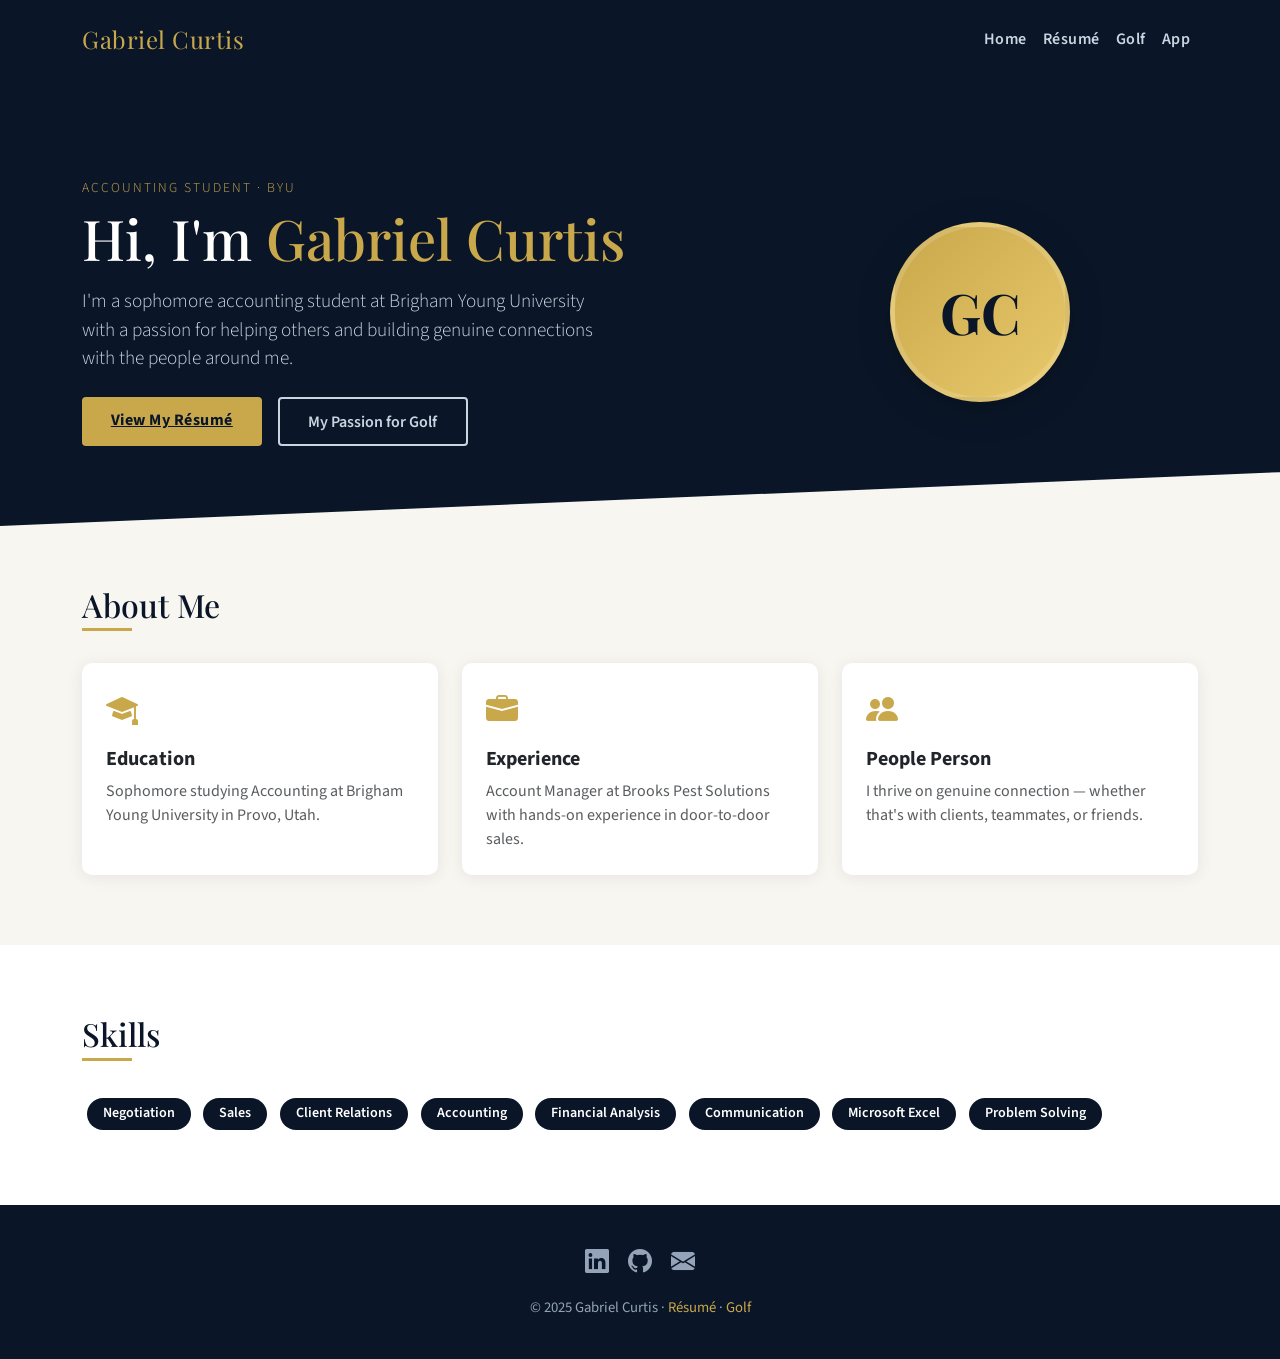
<file: index.html>
<!DOCTYPE html>
<html lang="en">
<head>
  <meta charset="UTF-8" />
  <meta name="viewport" content="width=device-width, initial-scale=1.0"/>
  <title>Gabriel Curtis</title>
 
  <!-- Bootstrap 5 -->
  <link href="https://cdn.jsdelivr.net/npm/bootstrap@5.3.2/dist/css/bootstrap.min.css" rel="stylesheet"/>
  <!-- Bootstrap Icons -->
  <link href="https://cdn.jsdelivr.net/npm/bootstrap-icons@1.11.3/font/bootstrap-icons.css" rel="stylesheet"/>
  <!-- Google Fonts -->
  <link href="https://fonts.googleapis.com/css2?family=Playfair+Display:wght@700&family=Source+Sans+3:wght@300;400;600&display=swap" rel="stylesheet"/>
 
  <style>
    :root {
      --navy: #0a1628;
      --gold: #c9a84c;
      --light-bg: #f8f6f1;
      --text-muted-custom: #6b7280;
    }
 
    body {
      font-family: 'Source Sans 3', sans-serif;
      background-color: var(--light-bg);
      color: var(--navy);
    }
 
    /* NAVBAR */
    .navbar {
      background-color: var(--navy) !important;
      padding: 1rem 2rem;
    }
    .navbar-brand {
      font-family: 'Playfair Display', serif;
      font-size: 1.5rem;
      color: var(--gold) !important;
      letter-spacing: 0.5px;
    }
    .nav-link {
      color: #cbd5e1 !important;
      font-weight: 600;
      letter-spacing: 0.5px;
      transition: color 0.2s;
    }
    .nav-link:hover {
      color: var(--gold) !important;
    }
 
    /* HERO */
    .hero {
      background-color: var(--navy);
      color: white;
      padding: 100px 0 80px;
      clip-path: polygon(0 0, 100% 0, 100% 88%, 0 100%);
      margin-bottom: -30px;
    }
    .hero h1 {
      font-family: 'Playfair Display', serif;
      font-size: 3.5rem;
      line-height: 1.15;
      color: white;
    }
    .hero h1 span {
      color: var(--gold);
    }
    .hero p {
      font-size: 1.2rem;
      color: #cbd5e1;
      font-weight: 300;
      max-width: 520px;
    }
    .btn-gold {
      background-color: var(--gold);
      color: var(--navy);
      font-weight: 700;
      border: none;
      padding: 0.65rem 1.8rem;
      border-radius: 4px;
      letter-spacing: 0.5px;
      transition: background-color 0.2s, transform 0.1s;
    }
    .btn-gold:hover {
      background-color: #b8942e;
      color: var(--navy);
      transform: translateY(-1px);
    }
    .btn-outline-light-custom {
      border: 2px solid #cbd5e1;
      color: #cbd5e1;
      font-weight: 600;
      padding: 0.65rem 1.8rem;
      border-radius: 4px;
      background: transparent;
      transition: all 0.2s;
      text-decoration: none;
      display: inline-block;
    }
    .btn-outline-light-custom:hover {
      border-color: var(--gold);
      color: var(--gold);
    }
 
    /* AVATAR INITIALS */
    .avatar-circle {
      width: 180px;
      height: 180px;
      border-radius: 50%;
      background: linear-gradient(135deg, var(--gold), #e8c96a);
      display: flex;
      align-items: center;
      justify-content: center;
      font-family: 'Playfair Display', serif;
      font-size: 3.5rem;
      color: var(--navy);
      font-weight: 700;
      border: 5px solid rgba(255,255,255,0.15);
      box-shadow: 0 8px 32px rgba(0,0,0,0.25);
      margin: 0 auto;
    }
 
    /* SECTIONS */
    section {
      padding: 70px 0;
    }
    .section-title {
      font-family: 'Playfair Display', serif;
      font-size: 2rem;
      color: var(--navy);
      margin-bottom: 0.25rem;
    }
    .section-line {
      width: 50px;
      height: 3px;
      background-color: var(--gold);
      margin-bottom: 2rem;
    }
 
    /* CARDS */
    .card {
      border: none;
      border-radius: 10px;
      box-shadow: 0 2px 16px rgba(10,22,40,0.08);
      transition: transform 0.2s, box-shadow 0.2s;
      background-color: white;
    }
    .card:hover {
      transform: translateY(-4px);
      box-shadow: 0 8px 28px rgba(10,22,40,0.13);
    }
    .card-icon {
      font-size: 2rem;
      color: var(--gold);
      margin-bottom: 0.75rem;
    }
 
    /* SKILLS BADGES */
    .skill-badge {
      display: inline-block;
      background-color: var(--navy);
      color: white;
      padding: 0.35rem 1rem;
      border-radius: 50px;
      font-size: 0.88rem;
      font-weight: 600;
      margin: 0.3rem;
    }
 
    /* FOOTER */
    footer {
      background-color: var(--navy);
      color: #94a3b8;
      padding: 2.5rem 0;
      text-align: center;
      font-size: 0.92rem;
    }
    footer a {
      color: var(--gold);
      text-decoration: none;
    }
    .social-icon {
      font-size: 1.5rem;
      color: #94a3b8;
      margin: 0 0.5rem;
      transition: color 0.2s;
    }
    .social-icon:hover {
      color: var(--gold);
    }
  </style>
</head>
<body>
 
  <!-- NAVBAR -->
  <nav class="navbar navbar-expand-lg">
    <div class="container">
      <a class="navbar-brand" href="index.html">Gabriel Curtis</a>
      <button class="navbar-toggler" type="button" data-bs-toggle="collapse" data-bs-target="#navMenu">
        <span class="navbar-toggler-icon" style="filter: invert(1);"></span>
      </button>
      <div class="collapse navbar-collapse" id="navMenu">
        <ul class="navbar-nav ms-auto">
          <li class="nav-item"><a class="nav-link" href="index.html">Home</a></li>
          <li class="nav-item"><a class="nav-link" href="resume.html">Résumé</a></li>
          <li class="nav-item"><a class="nav-link" href="golf.html">Golf</a></li>
          <li class="nav-item"><a class="nav-link" href="app.html">App</a></li>
        </ul>
      </div>
    </div>
  </nav>
 
  <!-- HERO -->
  <section class="hero">
    <div class="container">
      <div class="row align-items-center g-5">
        <div class="col-lg-7">
          <p class="text-uppercase fw-600 mb-2" style="color: var(--gold); letter-spacing:2px; font-size:0.85rem;">Accounting Student · BYU</p>
          <h1>Hi, I'm <span>Gabriel Curtis</span></h1>
          <p class="mt-3">
            I'm a sophomore accounting student at Brigham Young University with a passion for helping others and building genuine connections with the people around me.
          </p>
          <div class="mt-4 d-flex flex-wrap gap-3">
            <a href="resume.html" class="btn-gold">View My Résumé</a>
            <a href="golf.html" class="btn-outline-light-custom">My Passion for Golf</a>
          </div>
        </div>
        <div class="col-lg-5 text-center">
          <div class="avatar-circle">GC</div>
        </div>
      </div>
    </div>
  </section>
 
  <!-- ABOUT -->
  <section style="padding-top: 90px;">
    <div class="container">
      <h2 class="section-title">About Me</h2>
      <div class="section-line"></div>
      <div class="row g-4">
        <div class="col-md-4">
          <div class="card p-4 h-100">
            <div class="card-icon"><i class="bi bi-mortarboard-fill"></i></div>
            <h5 class="fw-bold">Education</h5>
            <p class="text-muted mb-0">Sophomore studying Accounting at Brigham Young University in Provo, Utah.</p>
          </div>
        </div>
        <div class="col-md-4">
          <div class="card p-4 h-100">
            <div class="card-icon"><i class="bi bi-briefcase-fill"></i></div>
            <h5 class="fw-bold">Experience</h5>
            <p class="text-muted mb-0">Account Manager at Brooks Pest Solutions with hands-on experience in door-to-door sales.</p>
          </div>
        </div>
        <div class="col-md-4">
          <div class="card p-4 h-100">
            <div class="card-icon"><i class="bi bi-people-fill"></i></div>
            <h5 class="fw-bold">People Person</h5>
            <p class="text-muted mb-0">I thrive on genuine connection — whether that's with clients, teammates, or friends.</p>
          </div>
        </div>
      </div>
    </div>
  </section>
 
  <!-- SKILLS -->
  <section style="background-color: white;">
    <div class="container">
      <h2 class="section-title">Skills</h2>
      <div class="section-line"></div>
      <div>
        <span class="skill-badge">Negotiation</span>
        <span class="skill-badge">Sales</span>
        <span class="skill-badge">Client Relations</span>
        <span class="skill-badge">Accounting</span>
        <span class="skill-badge">Financial Analysis</span>
        <span class="skill-badge">Communication</span>
        <span class="skill-badge">Microsoft Excel</span>
        <span class="skill-badge">Problem Solving</span>
      </div>
    </div>
  </section>
 
  <!-- FOOTER -->
  <footer>
    <div class="container">
      <div class="mb-3">
        <a href="https://www.linkedin.com" target="_blank" class="social-icon"><i class="bi bi-linkedin"></i></a>
        <a href="https://www.github.com" target="_blank" class="social-icon"><i class="bi bi-github"></i></a>
        <a href="mailto:gabriel@example.com" class="social-icon"><i class="bi bi-envelope-fill"></i></a>
      </div>
      <p class="mb-0">&copy; 2025 Gabriel Curtis &middot; <a href="resume.html">Résumé</a> &middot; <a href="golf.html">Golf</a></p>
    </div>
  </footer>
 
  <script src="https://cdn.jsdelivr.net/npm/bootstrap@5.3.2/dist/js/bootstrap.bundle.min.js"></script>
</body>
</html>
</file>
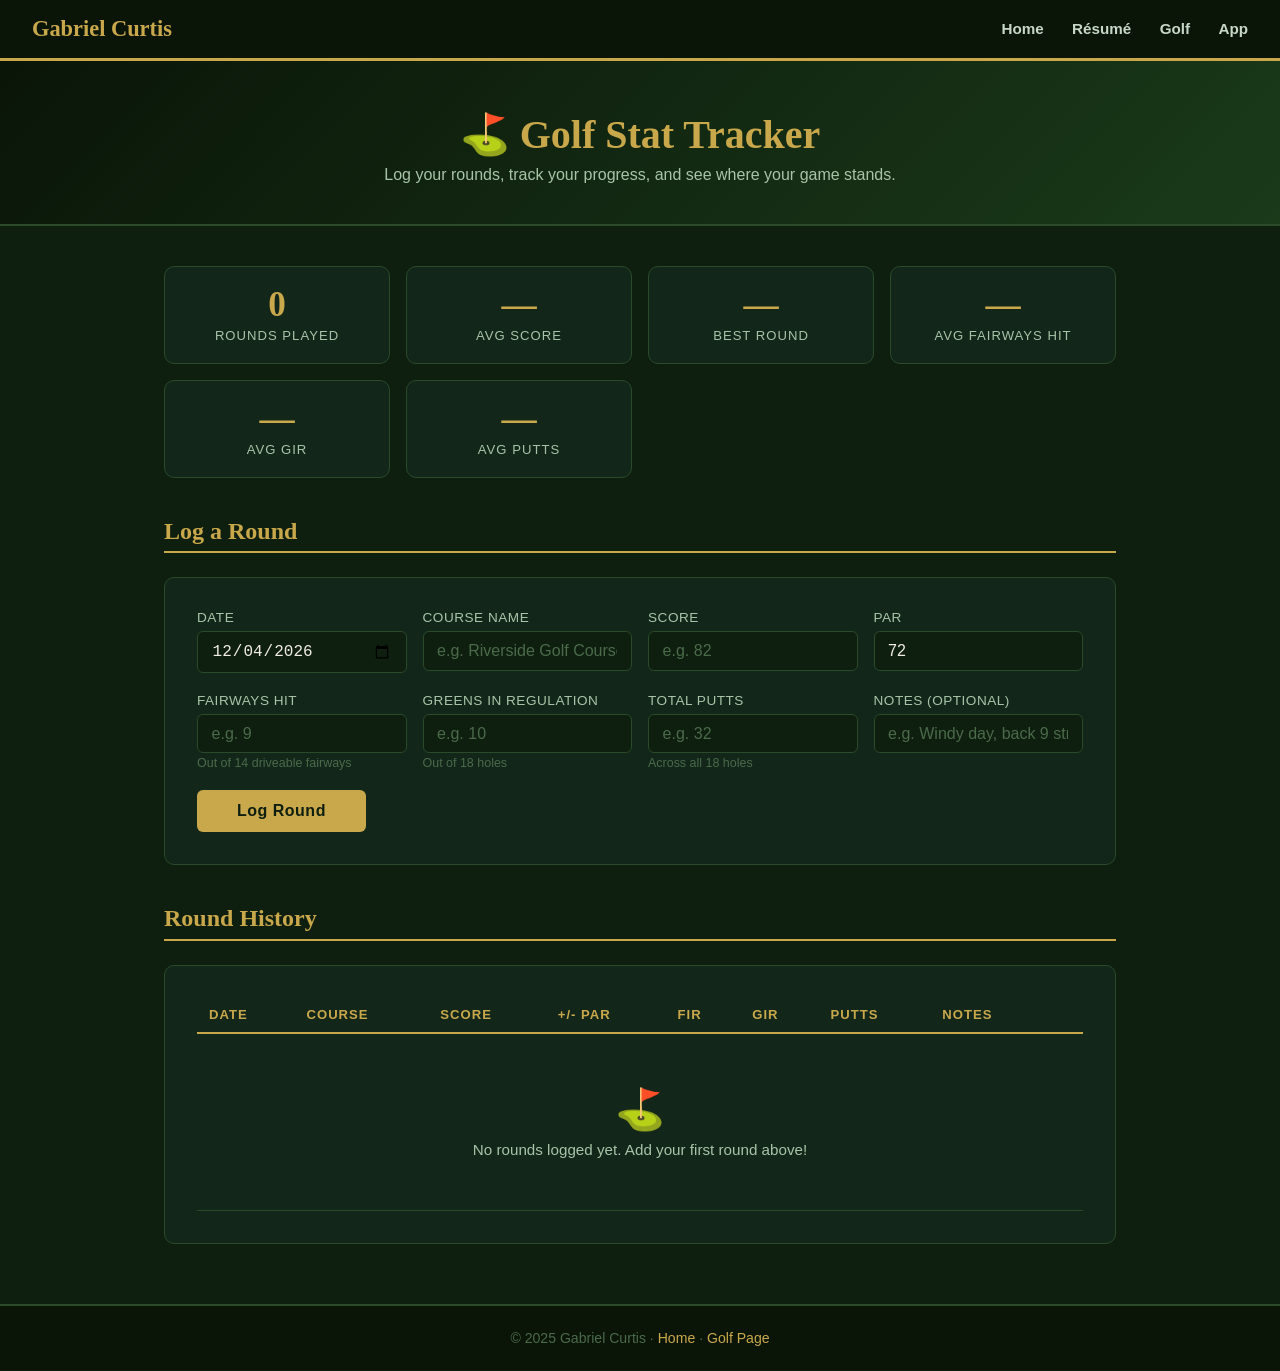
<file: app.html>
<!DOCTYPE html>
<html lang="en">
<head>
  <meta charset="UTF-8"/>
  <meta name="viewport" content="width=device-width, initial-scale=1.0"/>
  <title>Golf Stat Tracker | Gabriel Curtis</title>
 
  <style>
    :root {
      --green-dark: #0f1f0f;
      --green-mid: #1a3a1a;
      --green-light: #12261a;
      --gold: #c9a84c;
      --gold-hover: #b8942e;
      --text-light: #f0ede4;
      --text-muted: #a8c4a8;
      --card-bg: #12261a;
      --border: #2a4a2a;
    }
 
    * { margin: 0; padding: 0; box-sizing: border-box; }
 
    body {
      font-family: 'Arial', sans-serif;
      background-color: var(--green-dark);
      color: var(--text-light);
      min-height: 100vh;
    }
 
    /* NAVBAR */
    .navbar {
      background-color: #0a1508;
      padding: 1rem 2rem;
      display: flex;
      align-items: center;
      justify-content: space-between;
      border-bottom: 3px solid var(--gold);
    }
    .navbar .brand {
      font-family: 'Georgia', serif;
      font-size: 1.4rem;
      color: var(--gold);
      text-decoration: none;
      font-weight: bold;
    }
    .navbar .nav-links a {
      color: #c8d8c8;
      text-decoration: none;
      margin-left: 1.5rem;
      font-size: 0.95rem;
      font-weight: 600;
      transition: color 0.2s;
    }
    .navbar .nav-links a:hover { color: var(--gold); }
 
    /* HEADER */
    .page-header {
      background: linear-gradient(135deg, #0a1508, var(--green-mid));
      text-align: center;
      padding: 50px 2rem 40px;
      border-bottom: 2px solid var(--border);
    }
    .page-header h1 {
      font-family: 'Georgia', serif;
      font-size: 2.5rem;
      color: var(--gold);
      margin-bottom: 0.5rem;
    }
    .page-header p {
      color: var(--text-muted);
      font-size: 1rem;
    }
 
    /* MAIN LAYOUT */
    .main {
      max-width: 1000px;
      margin: 0 auto;
      padding: 40px 1.5rem 60px;
    }
 
    /* STAT SUMMARY CARDS */
    .stats-grid {
      display: grid;
      grid-template-columns: repeat(auto-fit, minmax(180px, 1fr));
      gap: 1rem;
      margin-bottom: 2.5rem;
    }
    .stat-card {
      background-color: var(--card-bg);
      border: 1px solid var(--border);
      border-radius: 10px;
      padding: 1.25rem 1rem;
      text-align: center;
    }
    .stat-card .stat-value {
      font-size: 2.2rem;
      font-weight: 700;
      color: var(--gold);
      font-family: 'Georgia', serif;
      line-height: 1;
      margin-bottom: 0.35rem;
    }
    .stat-card .stat-label {
      font-size: 0.82rem;
      color: var(--text-muted);
      text-transform: uppercase;
      letter-spacing: 1px;
    }
 
    /* SECTION TITLES */
    .section-title {
      font-family: 'Georgia', serif;
      font-size: 1.5rem;
      color: var(--gold);
      border-bottom: 2px solid var(--gold);
      padding-bottom: 0.4rem;
      margin-bottom: 1.5rem;
    }
 
    /* FORM */
    .form-card {
      background-color: var(--card-bg);
      border: 1px solid var(--border);
      border-radius: 10px;
      padding: 2rem;
      margin-bottom: 2.5rem;
    }
    .form-grid {
      display: grid;
      grid-template-columns: repeat(auto-fit, minmax(200px, 1fr));
      gap: 1rem;
      margin-bottom: 1.25rem;
    }
    .form-group {
      display: flex;
      flex-direction: column;
    }
    .form-group label {
      font-size: 0.85rem;
      color: var(--text-muted);
      margin-bottom: 0.4rem;
      text-transform: uppercase;
      letter-spacing: 0.5px;
    }
    .form-group input {
      background-color: #0f1f0f;
      border: 1px solid var(--border);
      border-radius: 6px;
      padding: 0.6rem 0.85rem;
      color: var(--text-light);
      font-size: 1rem;
      outline: none;
      transition: border-color 0.2s;
    }
    .form-group input:focus {
      border-color: var(--gold);
    }
    .form-group input::placeholder {
      color: #4a6a4a;
    }
 
    /* HELPER TEXT */
    .helper-row {
      display: grid;
      grid-template-columns: repeat(auto-fit, minmax(200px, 1fr));
      gap: 1rem;
      margin-bottom: 1.25rem;
    }
    .helper-text {
      font-size: 0.78rem;
      color: #4a6a4a;
      margin-top: 0.2rem;
    }
 
    /* SUBMIT BUTTON */
    .btn-submit {
      background-color: var(--gold);
      color: var(--green-dark);
      border: none;
      padding: 0.75rem 2.5rem;
      border-radius: 6px;
      font-size: 1rem;
      font-weight: 700;
      cursor: pointer;
      letter-spacing: 0.5px;
      transition: background-color 0.2s, transform 0.1s;
    }
    .btn-submit:hover {
      background-color: var(--gold-hover);
      transform: translateY(-1px);
    }
 
    /* SUCCESS MESSAGE */
    .success-msg {
      display: none;
      background-color: #1a4a1a;
      border: 1px solid #3a8a3a;
      border-radius: 6px;
      padding: 0.75rem 1rem;
      color: #7adf7a;
      margin-top: 1rem;
      font-size: 0.95rem;
    }
 
    /* ROUNDS TABLE */
    .rounds-card {
      background-color: var(--card-bg);
      border: 1px solid var(--border);
      border-radius: 10px;
      padding: 2rem;
      overflow-x: auto;
    }
    table {
      width: 100%;
      border-collapse: collapse;
      font-size: 0.95rem;
    }
    thead tr {
      border-bottom: 2px solid var(--gold);
    }
    thead th {
      color: var(--gold);
      font-size: 0.82rem;
      text-transform: uppercase;
      letter-spacing: 1px;
      padding: 0.6rem 0.75rem;
      text-align: left;
    }
    tbody tr {
      border-bottom: 1px solid var(--border);
      transition: background-color 0.15s;
    }
    tbody tr:hover {
      background-color: #1a3a1a;
    }
    tbody td {
      padding: 0.75rem;
      color: var(--text-light);
    }
    .badge {
      display: inline-block;
      padding: 0.2rem 0.6rem;
      border-radius: 50px;
      font-size: 0.78rem;
      font-weight: 700;
    }
    .badge-good { background-color: #1a4a1a; color: #7adf7a; }
    .badge-avg  { background-color: #3a3a1a; color: #dfdf7a; }
    .badge-bad  { background-color: #4a1a1a; color: #df7a7a; }
 
    .empty-state {
      text-align: center;
      color: var(--text-muted);
      padding: 2.5rem 0;
      font-size: 0.95rem;
    }
    .empty-state .icon { font-size: 2.5rem; margin-bottom: 0.5rem; }
 
    /* DELETE BUTTON */
    .btn-delete {
      background: none;
      border: 1px solid #4a2a2a;
      color: #df7a7a;
      border-radius: 4px;
      padding: 0.2rem 0.6rem;
      font-size: 0.78rem;
      cursor: pointer;
      transition: background-color 0.15s;
    }
    .btn-delete:hover { background-color: #4a1a1a; }
 
    /* FOOTER */
    .footer {
      background-color: #0a1508;
      border-top: 2px solid var(--border);
      text-align: center;
      padding: 1.5rem;
      font-size: 0.88rem;
      color: #4a6a4a;
    }
    .footer a { color: var(--gold); text-decoration: none; }
  </style>
</head>
<body>
 
  <!-- NAVBAR -->
  <nav class="navbar">
    <a class="brand" href="index.html">Gabriel Curtis</a>
    <div class="nav-links">
      <a href="index.html">Home</a>
      <a href="resume.html">Résumé</a>
      <a href="golf.html">Golf</a>
      <a href="app.html">App</a>
    </div>
  </nav>
 
  <!-- HEADER -->
  <div class="page-header">
    <h1>⛳ Golf Stat Tracker</h1>
    <p>Log your rounds, track your progress, and see where your game stands.</p>
  </div>
 
  <div class="main">
 
    <!-- SUMMARY STATS -->
    <div class="stats-grid">
      <div class="stat-card">
        <div class="stat-value" id="stat-rounds">0</div>
        <div class="stat-label">Rounds Played</div>
      </div>
      <div class="stat-card">
        <div class="stat-value" id="stat-avg-score">—</div>
        <div class="stat-label">Avg Score</div>
      </div>
      <div class="stat-card">
        <div class="stat-value" id="stat-best">—</div>
        <div class="stat-label">Best Round</div>
      </div>
      <div class="stat-card">
        <div class="stat-value" id="stat-fir">—</div>
        <div class="stat-label">Avg Fairways Hit</div>
      </div>
      <div class="stat-card">
        <div class="stat-value" id="stat-gir">—</div>
        <div class="stat-label">Avg GIR</div>
      </div>
      <div class="stat-card">
        <div class="stat-value" id="stat-putts">—</div>
        <div class="stat-label">Avg Putts</div>
      </div>
    </div>
 
    <!-- LOG A ROUND -->
    <h2 class="section-title">Log a Round</h2>
    <div class="form-card">
      <div class="form-grid">
        <div class="form-group">
          <label>Date</label>
          <input type="date" id="input-date"/>
        </div>
        <div class="form-group">
          <label>Course Name</label>
          <input type="text" id="input-course" placeholder="e.g. Riverside Golf Course"/>
        </div>
        <div class="form-group">
          <label>Score</label>
          <input type="number" id="input-score" placeholder="e.g. 82" min="50" max="150"/>
        </div>
        <div class="form-group">
          <label>Par</label>
          <input type="number" id="input-par" placeholder="e.g. 72" min="60" max="74" value="72"/>
        </div>
      </div>
      <div class="form-grid">
        <div class="form-group">
          <label>Fairways Hit</label>
          <input type="number" id="input-fir" placeholder="e.g. 9" min="0" max="18"/>
          <span class="helper-text">Out of 14 driveable fairways</span>
        </div>
        <div class="form-group">
          <label>Greens in Regulation</label>
          <input type="number" id="input-gir" placeholder="e.g. 10" min="0" max="18"/>
          <span class="helper-text">Out of 18 holes</span>
        </div>
        <div class="form-group">
          <label>Total Putts</label>
          <input type="number" id="input-putts" placeholder="e.g. 32" min="10" max="60"/>
          <span class="helper-text">Across all 18 holes</span>
        </div>
        <div class="form-group">
          <label>Notes (optional)</label>
          <input type="text" id="input-notes" placeholder="e.g. Windy day, back 9 struggles"/>
        </div>
      </div>
      <button class="btn-submit" onclick="logRound()">Log Round</button>
      <div class="success-msg" id="success-msg">✅ Round logged successfully!</div>
    </div>
 
    <!-- ROUND HISTORY -->
    <h2 class="section-title">Round History</h2>
    <div class="rounds-card">
      <table>
        <thead>
          <tr>
            <th>Date</th>
            <th>Course</th>
            <th>Score</th>
            <th>+/- Par</th>
            <th>FIR</th>
            <th>GIR</th>
            <th>Putts</th>
            <th>Notes</th>
            <th></th>
          </tr>
        </thead>
        <tbody id="rounds-body">
          <tr>
            <td colspan="9">
              <div class="empty-state">
                <div class="icon">⛳</div>
                <p>No rounds logged yet. Add your first round above!</p>
              </div>
            </td>
          </tr>
        </tbody>
      </table>
    </div>
 
  </div>
 
  <!-- FOOTER -->
  <div class="footer">
    <p>&copy; 2025 Gabriel Curtis &middot; <a href="index.html">Home</a> &middot; <a href="golf.html">Golf Page</a></p>
  </div>
 
  <script>
    // ---- DATA ----
    let rounds = JSON.parse(localStorage.getItem('golfRounds') || '[]');
 
    // Set today's date as default
    document.getElementById('input-date').valueAsDate = new Date();
 
    // ---- LOG A ROUND ----
    function logRound() {
      const date    = document.getElementById('input-date').value;
      const course  = document.getElementById('input-course').value.trim();
      const score   = parseInt(document.getElementById('input-score').value);
      const par     = parseInt(document.getElementById('input-par').value) || 72;
      const fir     = parseInt(document.getElementById('input-fir').value);
      const gir     = parseInt(document.getElementById('input-gir').value);
      const putts   = parseInt(document.getElementById('input-putts').value);
      const notes   = document.getElementById('input-notes').value.trim();
 
      if (!date || !course || isNaN(score)) {
        alert('Please fill in at least the date, course name, and score.');
        return;
      }
 
      rounds.push({ date, course, score, par, fir, gir, putts, notes });
      localStorage.setItem('golfRounds', JSON.stringify(rounds));
 
      // Clear fields
      document.getElementById('input-course').value = '';
      document.getElementById('input-score').value  = '';
      document.getElementById('input-fir').value    = '';
      document.getElementById('input-gir').value    = '';
      document.getElementById('input-putts').value  = '';
      document.getElementById('input-notes').value  = '';
 
      // Show success
      const msg = document.getElementById('success-msg');
      msg.style.display = 'block';
      setTimeout(() => msg.style.display = 'none', 3000);
 
      renderAll();
    }
 
    // ---- DELETE A ROUND ----
    function deleteRound(index) {
      rounds.splice(index, 1);
      localStorage.setItem('golfRounds', JSON.stringify(rounds));
      renderAll();
    }
 
    // ---- RENDER TABLE ----
    function renderTable() {
      const tbody = document.getElementById('rounds-body');
      if (rounds.length === 0) {
        tbody.innerHTML = `<tr><td colspan="9"><div class="empty-state"><div class="icon">⛳</div><p>No rounds logged yet. Add your first round above!</p></div></td></tr>`;
        return;
      }
 
      // Sort newest first
      const sorted = [...rounds].map((r, i) => ({...r, origIndex: i}))
                                .sort((a, b) => new Date(b.date) - new Date(a.date));
 
      tbody.innerHTML = sorted.map(r => {
        const diff    = r.score - r.par;
        const diffStr = diff === 0 ? 'E' : (diff > 0 ? '+' + diff : diff);
        const badge   = diff <= 0 ? 'badge-good' : diff <= 5 ? 'badge-avg' : 'badge-bad';
        const fir     = isNaN(r.fir)   ? '—' : r.fir + '/14';
        const gir     = isNaN(r.gir)   ? '—' : r.gir + '/18';
        const putts   = isNaN(r.putts) ? '—' : r.putts;
        const dateStr = r.date ? new Date(r.date + 'T00:00:00').toLocaleDateString('en-US', {month:'short', day:'numeric', year:'numeric'}) : '—';
 
        return `<tr>
          <td>${dateStr}</td>
          <td>${r.course}</td>
          <td><strong>${r.score}</strong></td>
          <td><span class="badge ${badge}">${diffStr}</span></td>
          <td>${fir}</td>
          <td>${gir}</td>
          <td>${putts}</td>
          <td style="font-size:0.85rem; color:#7a9a7a;">${r.notes || '—'}</td>
          <td><button class="btn-delete" onclick="deleteRound(${r.origIndex})">✕</button></td>
        </tr>`;
      }).join('');
    }
 
    // ---- RENDER SUMMARY STATS ----
    function renderStats() {
      const n = rounds.length;
      document.getElementById('stat-rounds').textContent = n;
 
      if (n === 0) {
        ['stat-avg-score','stat-best','stat-fir','stat-gir','stat-putts']
          .forEach(id => document.getElementById(id).textContent = '—');
        return;
      }
 
      const scores = rounds.map(r => r.score);
      const avg    = r => rounds.filter(x => !isNaN(x[r])).map(x => x[r]);
 
      document.getElementById('stat-avg-score').textContent =
        (scores.reduce((a,b) => a+b, 0) / n).toFixed(1);
 
      document.getElementById('stat-best').textContent = Math.min(...scores);
 
      const firArr = avg('fir');
      document.getElementById('stat-fir').textContent =
        firArr.length ? (firArr.reduce((a,b)=>a+b,0)/firArr.length).toFixed(1) : '—';
 
      const girArr = avg('gir');
      document.getElementById('stat-gir').textContent =
        girArr.length ? (girArr.reduce((a,b)=>a+b,0)/girArr.length).toFixed(1) : '—';
 
      const puttsArr = avg('putts');
      document.getElementById('stat-putts').textContent =
        puttsArr.length ? (puttsArr.reduce((a,b)=>a+b,0)/puttsArr.length).toFixed(1) : '—';
    }
 
    // ---- RENDER ALL ----
    function renderAll() {
      renderTable();
      renderStats();
    }
 
    // Initial render
    renderAll();
  </script>
 
</body>
</html>
</file>
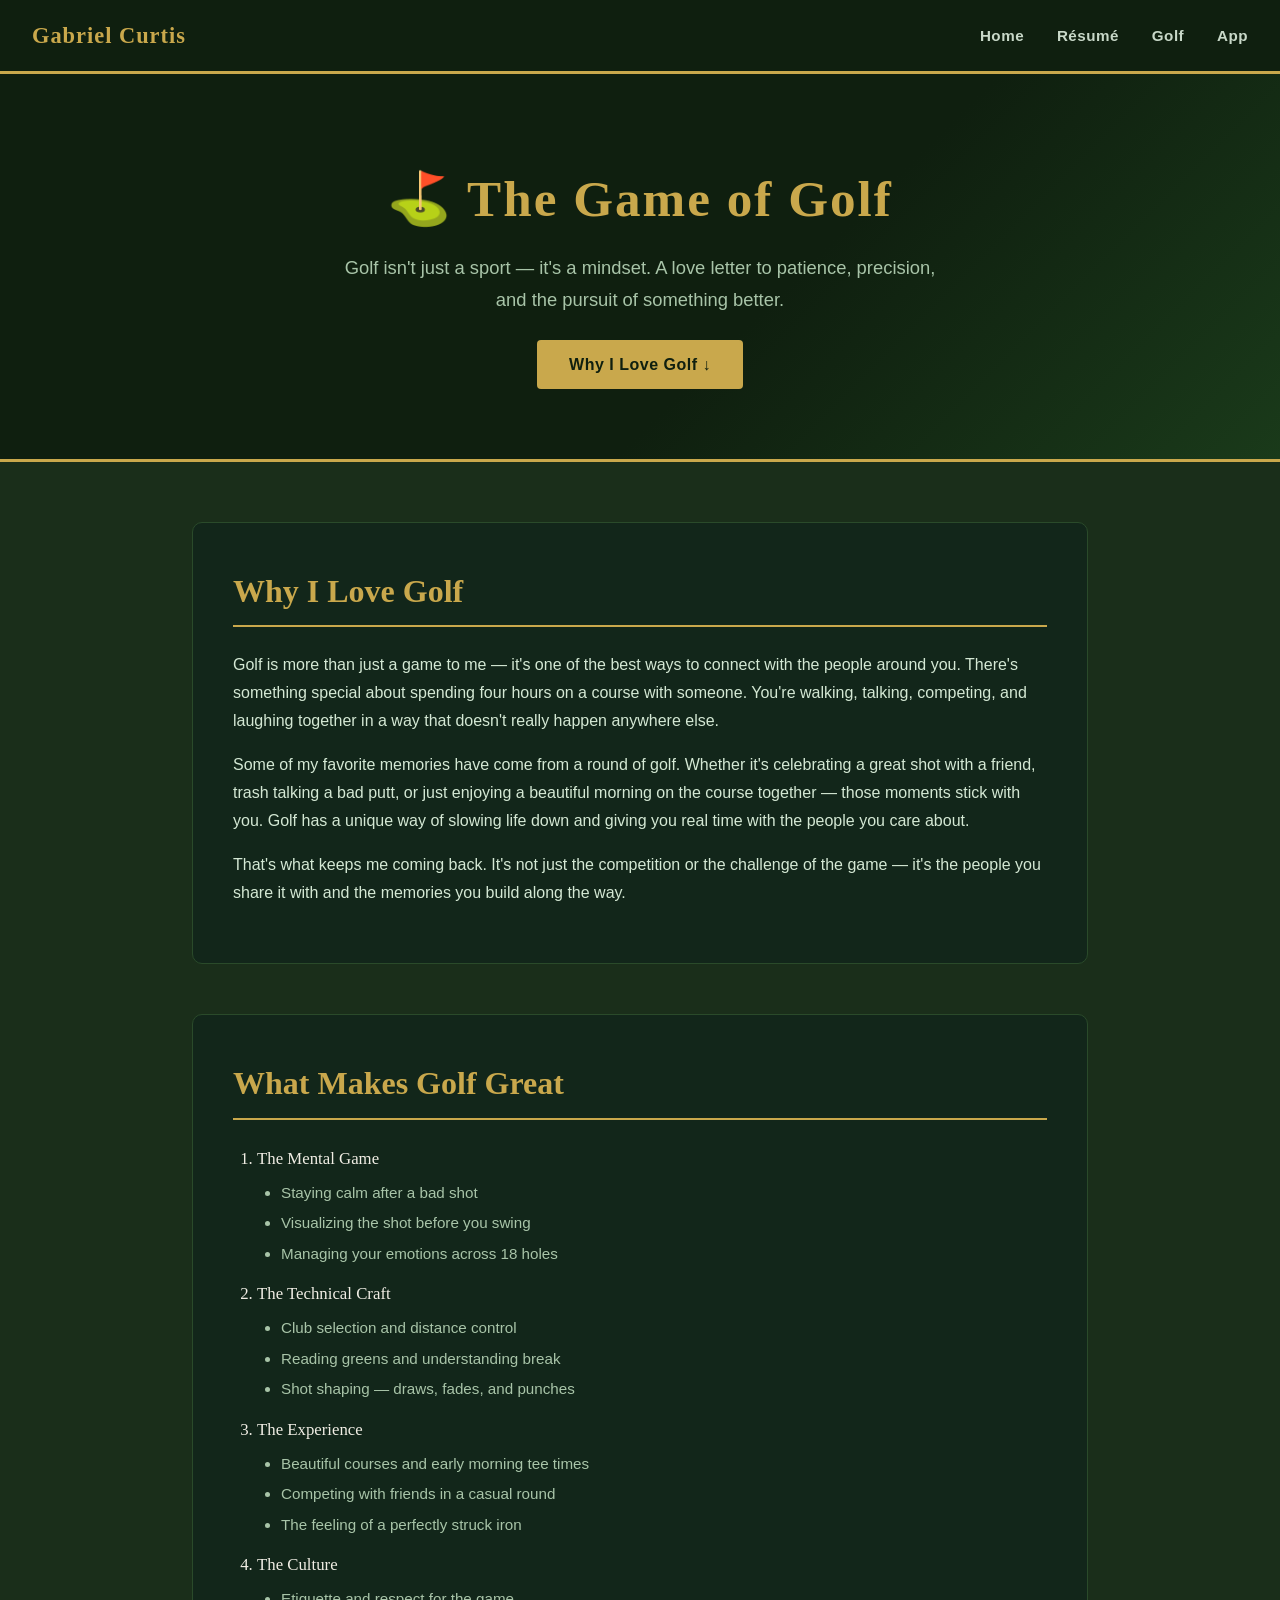
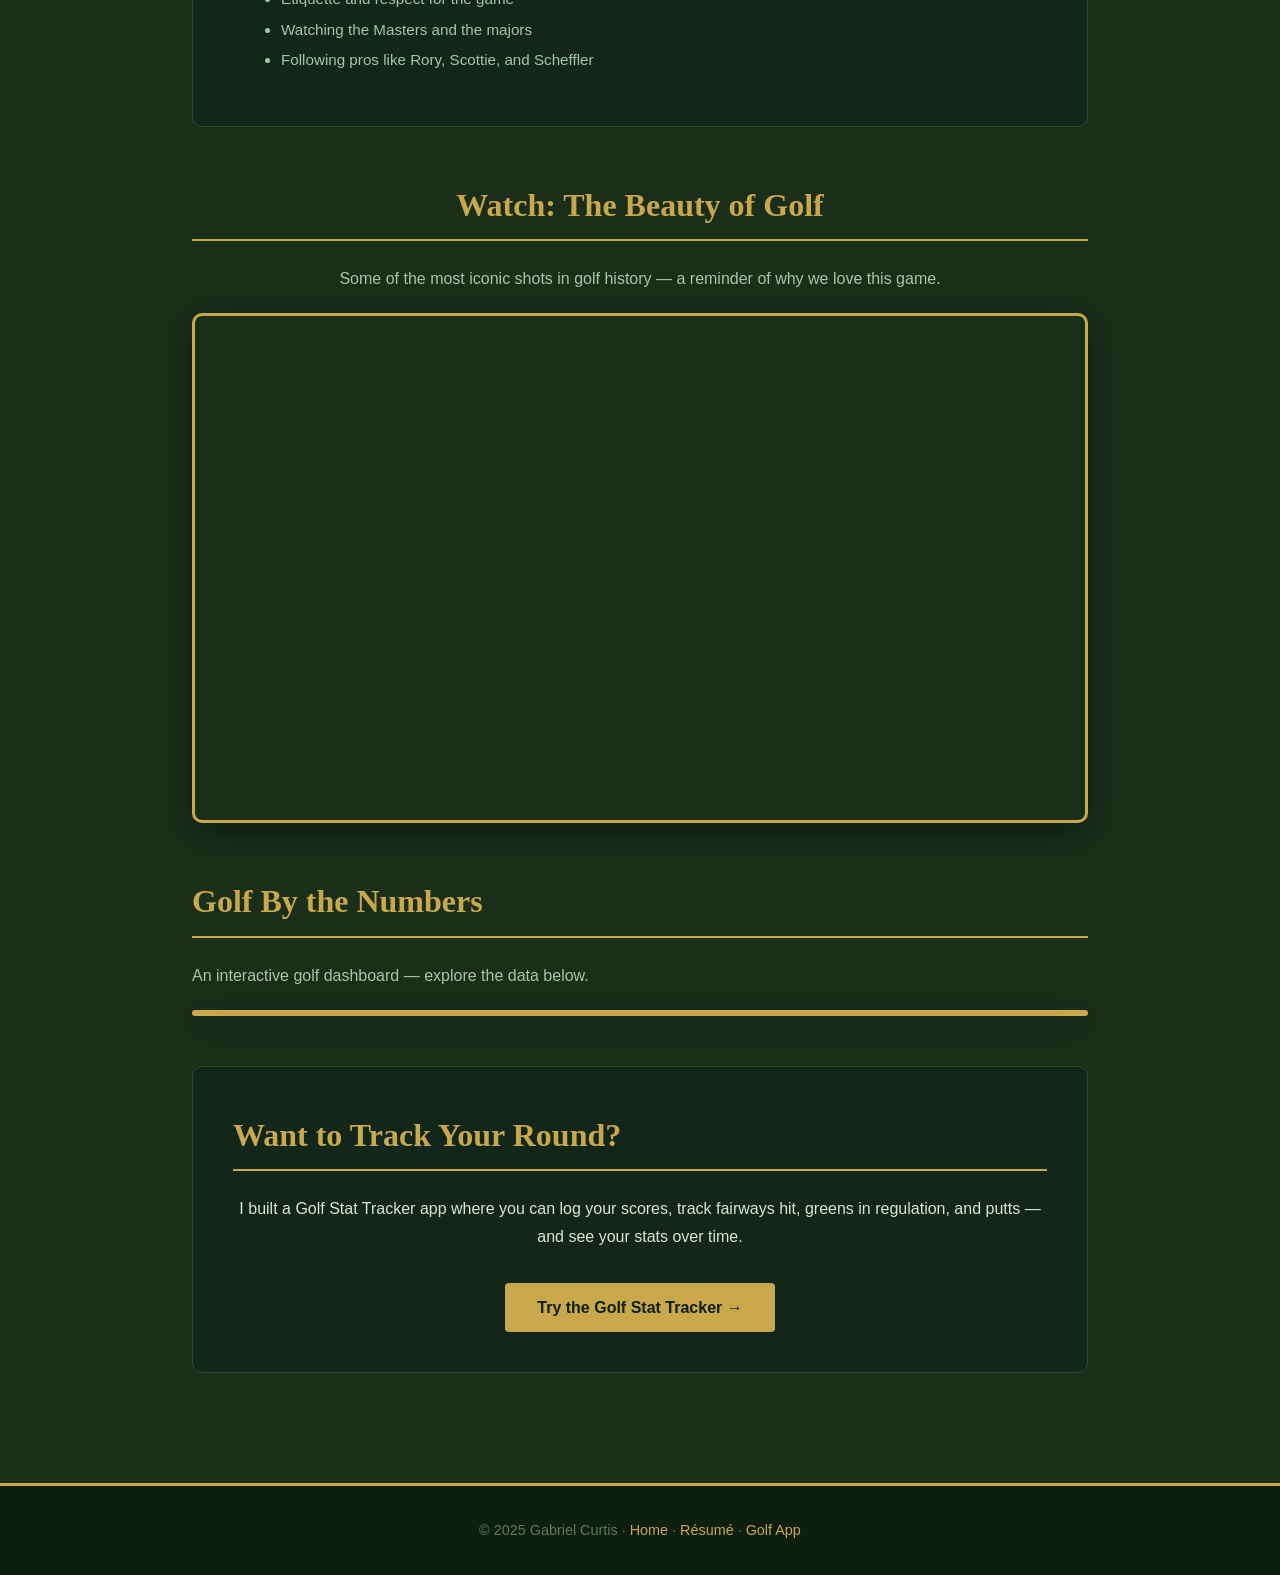
<file: golf.html>
<!DOCTYPE html>
<html lang="en">
<head>
  <meta charset="UTF-8" />
  <meta name="viewport" content="width=device-width, initial-scale=1.0"/>
  <title>Golf | Gabriel Curtis</title>
 
  <!-- Custom Stylesheet (from scratch) -->
  <link rel="stylesheet" href="golf.css"/>
 
 
</head>
<body>
 
  <!-- NAVIGATION -->
  <nav class="navbar">
    <a class="brand" href="index.html">Gabriel Curtis</a>
    <div class="nav-links">
      <a href="index.html">Home</a>
      <a href="resume.html">Résumé</a>
      <a href="golf.html">Golf</a>
      <a href="app.html">App</a>
    </div>
  </nav>
 
  <!-- HERO with on-page anchor button -->
  <div class="hero">
    <h1>⛳ The Game of Golf</h1>
    <p>Golf isn't just a sport — it's a mindset. A love letter to patience, precision, and the pursuit of something better.</p>
    <!-- ON-PAGE ANCHOR LINK -->
    <a href="#why-golf" class="anchor-btn">Why I Love Golf ↓</a>
  </div>
 
  <!-- MAIN CONTENT -->
  <div class="content-wrapper">
 
    <!-- ABOUT GOLF - on-page anchor target -->
    <div class="about-section" id="why-golf">
      <h2 class="section-title">Why I Love Golf</h2>
      <p>
        Golf is more than just a game to me — it's one of the best ways to connect with the people around you. There's something special about spending four hours on a course with someone. You're walking, talking, competing, and laughing together in a way that doesn't really happen anywhere else.
      </p>
      <p>
        Some of my favorite memories have come from a round of golf. Whether it's celebrating a great shot with a friend, trash talking a bad putt, or just enjoying a beautiful morning on the course together — those moments stick with you. Golf has a unique way of slowing life down and giving you real time with the people you care about.
      </p>
      <p>
        That's what keeps me coming back. It's not just the competition or the challenge of the game — it's the people you share it with and the memories you build along the way.
      </p>
    </div>
 
    <!-- NESTED LISTS -->
    <div class="lists-section">
      <h2 class="section-title">What Makes Golf Great</h2>
      <ol>
        <li>The Mental Game
          <ul>
            <li>Staying calm after a bad shot</li>
            <li>Visualizing the shot before you swing</li>
            <li>Managing your emotions across 18 holes</li>
          </ul>
        </li>
        <li>The Technical Craft
          <ul>
            <li>Club selection and distance control</li>
            <li>Reading greens and understanding break</li>
            <li>Shot shaping — draws, fades, and punches</li>
          </ul>
        </li>
        <li>The Experience
          <ul>
            <li>Beautiful courses and early morning tee times</li>
            <li>Competing with friends in a casual round</li>
            <li>The feeling of a perfectly struck iron</li>
          </ul>
        </li>
        <li>The Culture
          <ul>
            <li>Etiquette and respect for the game</li>
            <li>Watching the Masters and the majors</li>
            <li>Following pros like Rory, Scottie, and Scheffler</li>
          </ul>
        </li>
      </ol>
    </div>
 
    <!-- YOUTUBE VIDEO -->
    <div class="video-section">
      <h2 class="section-title">Watch: The Beauty of Golf</h2>
      <p>Some of the most iconic shots in golf history — a reminder of why we love this game.</p>
      <div class="video-wrapper">
        <iframe 
          src="https://www.youtube.com/embed/gGMkHzWXjI8" 
          title="Greatest Golf Shots Ever" 
          allow="accelerometer; autoplay; clipboard-write; encrypted-media; gyroscope; picture-in-picture" 
          allowfullscreen>
        </iframe>
      </div>
    </div>
 
    <!-- TABLEAU GRAPH -->
    <div class="tableau-section">
      <h2 class="section-title">Golf By the Numbers</h2>
      <p>An interactive golf dashboard — explore the data below.</p>
      <div class="tableau-wrapper">
        <div class='tableauPlaceholder' id='viz1776805571545' style='position: relative'>
          <noscript>
            <a href='#'>
              <img alt='Golf Dash' src='https://public.tableau.com/static/images/Go/GolfDashboard/GolfDash/1_rss.png' style='border: none'/>
            </a>
          </noscript>
          <object class='tableauViz' style='display:none;'>
            <param name='host_url' value='https%3A%2F%2Fpublic.tableau.com%2F'/>
            <param name='embed_code_version' value='3'/>
            <param name='site_root' value=''/>
            <param name='name' value='GolfDashboard/GolfDash'/>
            <param name='tabs' value='no'/>
            <param name='toolbar' value='yes'/>
            <param name='static_image' value='https://public.tableau.com/static/images/Go/GolfDashboard/GolfDash/1.png'/>
            <param name='animate_transition' value='yes'/>
            <param name='display_static_image' value='yes'/>
            <param name='display_spinner' value='yes'/>
            <param name='display_overlay' value='yes'/>
            <param name='display_count' value='yes'/>
            <param name='language' value='en-US'/>
          </object>
        </div>
        <script type='text/javascript'>
          var divElement = document.getElementById('viz1776805571545');
          var vizElement = divElement.getElementsByTagName('object')[0];
          vizElement.style.width='1000px';
          vizElement.style.height='827px';
          var scriptElement = document.createElement('script');
          scriptElement.src = 'https://public.tableau.com/javascripts/api/viz_v1.js';
          vizElement.parentNode.insertBefore(scriptElement, vizElement);
        </script>
      </div>
    </div>
 
    <!-- LINK TO APP -->
    <div class="about-section" style="text-align:center;">
      <h2 class="section-title" style="text-align:left;">Want to Track Your Round?</h2>
      <p style="font-family:Arial,sans-serif; color:#d4e8d4;">
        I built a Golf Stat Tracker app where you can log your scores, track fairways hit, greens in regulation, and putts — and see your stats over time.
      </p>
      <a href="app.html" style="display:inline-block; margin-top:1rem; background-color:#c9a84c; color:#0f1f0f; padding:0.65rem 2rem; border-radius:4px; text-decoration:none; font-family:Arial,sans-serif; font-weight:700;">
        Try the Golf Stat Tracker →
      </a>
    </div>
 
  </div><!-- end content-wrapper -->
 
  <!-- FOOTER -->
  <div class="footer">
    <p>&copy; 2025 Gabriel Curtis &middot; <a href="index.html">Home</a> &middot; <a href="resume.html">Résumé</a> &middot; <a href="app.html">Golf App</a></p>
  </div>
 
</body>
</html>
</file>
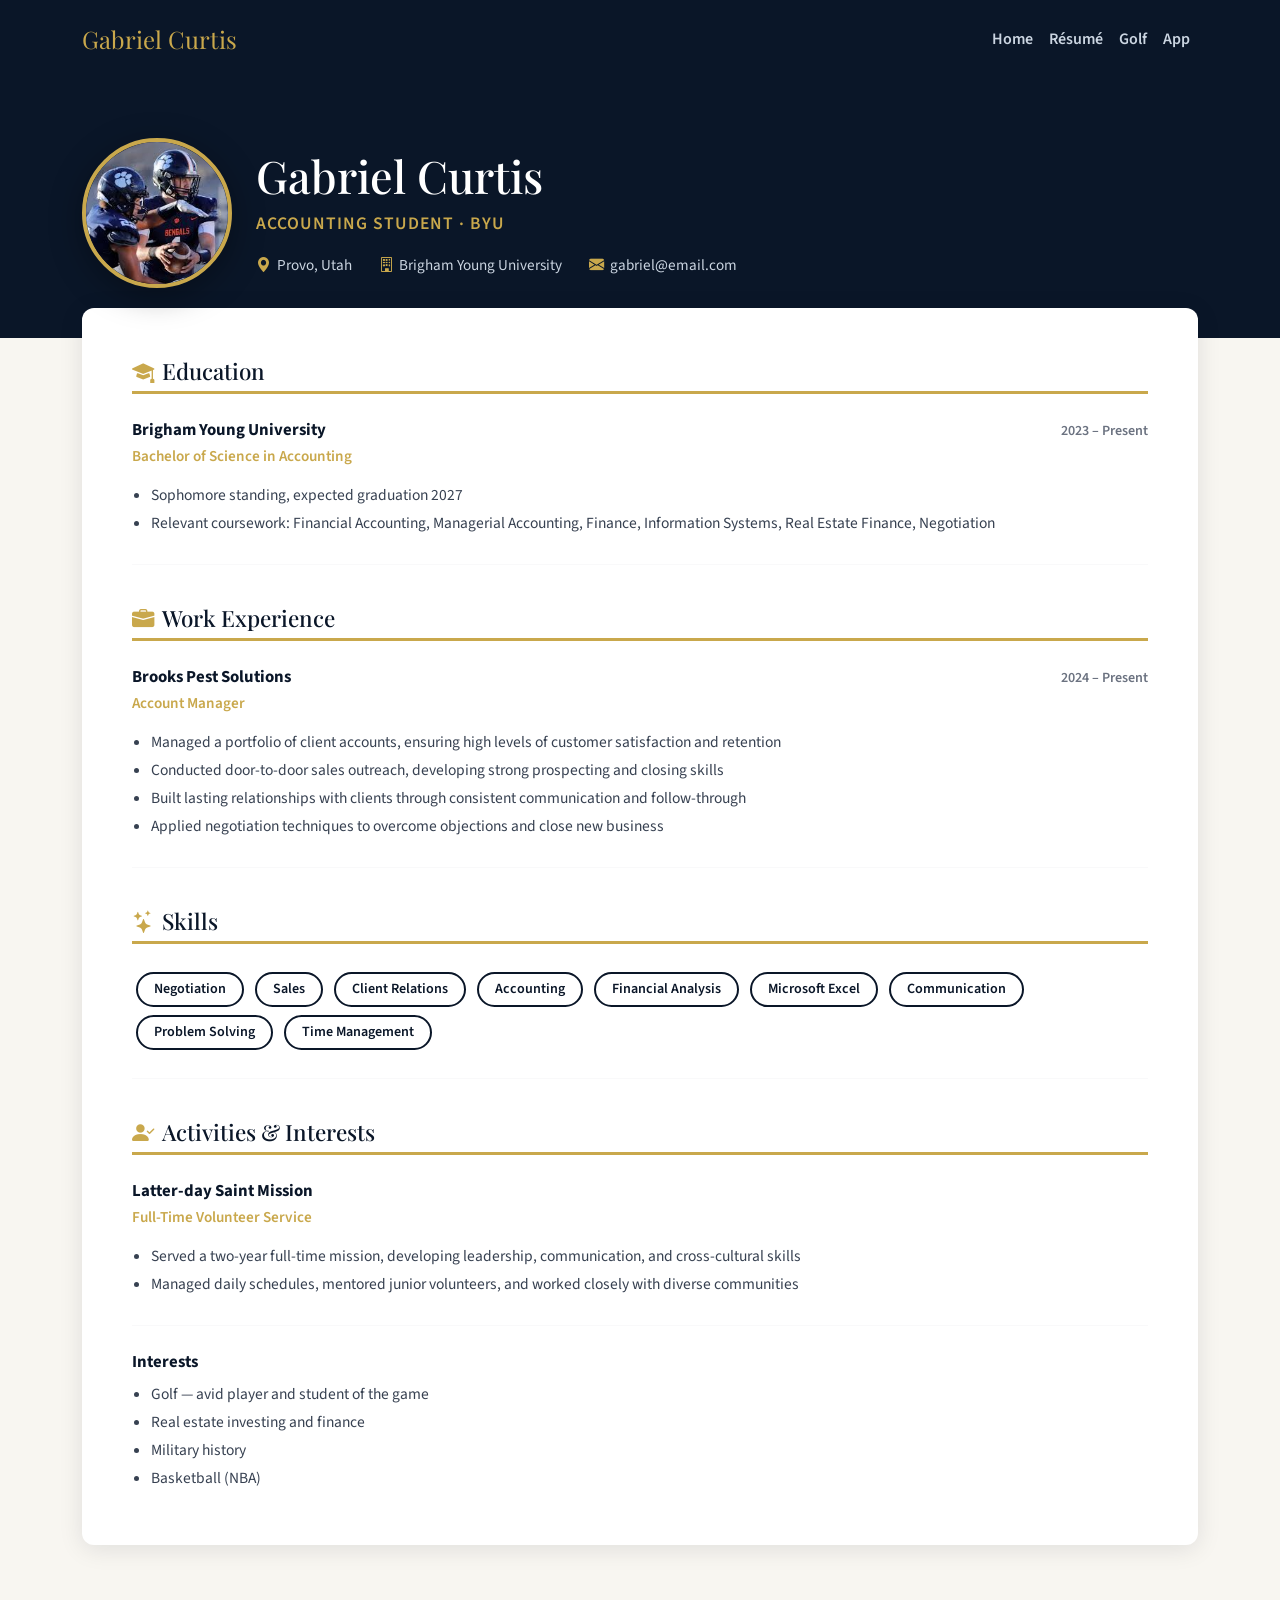
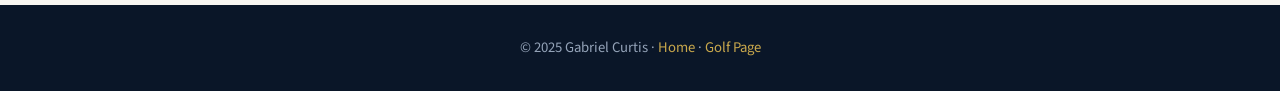
<file: resume.html>
<!DOCTYPE html>
<html lang="en">
<head>
  <meta charset="UTF-8" />
  <meta name="viewport" content="width=device-width, initial-scale=1.0"/>
  <title>Résumé | Gabriel Curtis</title>
 
  <!-- Bootstrap 5 -->
  <link href="https://cdn.jsdelivr.net/npm/bootstrap@5.3.2/dist/css/bootstrap.min.css" rel="stylesheet"/>
  <!-- Bootstrap Icons -->
  <link href="https://cdn.jsdelivr.net/npm/bootstrap-icons@1.11.3/font/bootstrap-icons.css" rel="stylesheet"/>
  <!-- Google Fonts -->
  <link href="https://fonts.googleapis.com/css2?family=Playfair+Display:wght@700&family=Source+Sans+3:wght@300;400;600&display=swap" rel="stylesheet"/>
 
  <style>
    :root {
      --navy: #0a1628;
      --gold: #c9a84c;
      --light-bg: #f8f6f1;
    }
 
    body {
      font-family: 'Source Sans 3', sans-serif;
      background-color: var(--light-bg);
      color: var(--navy);
    }
 
    /* NAVBAR */
    .navbar {
      background-color: var(--navy) !important;
      padding: 1rem 2rem;
    }
    .navbar-brand {
      font-family: 'Playfair Display', serif;
      font-size: 1.5rem;
      color: var(--gold) !important;
    }
    .nav-link {
      color: #cbd5e1 !important;
      font-weight: 600;
      transition: color 0.2s;
    }
    .nav-link:hover {
      color: var(--gold) !important;
    }
 
    /* RESUME HEADER */
    .resume-header {
      background-color: var(--navy);
      color: white;
      padding: 60px 0 50px;
    }
    .resume-header h1 {
      font-family: 'Playfair Display', serif;
      font-size: 2.8rem;
      color: white;
    }
    .resume-header .subtitle {
      color: var(--gold);
      font-size: 1.1rem;
      font-weight: 600;
      letter-spacing: 1px;
      text-transform: uppercase;
    }
    .resume-header .contact-info span {
      color: #cbd5e1;
      margin-right: 1.5rem;
      font-size: 0.95rem;
    }
    .resume-header .contact-info i {
      color: var(--gold);
      margin-right: 0.35rem;
    }
 
    /* PROFILE PHOTO */
    .profile-photo {
      width: 150px;
      height: 150px;
      border-radius: 50%;
      object-fit: cover;
      object-position: center top;
      border: 4px solid var(--gold);
      box-shadow: 0 8px 32px rgba(0,0,0,0.35);
    }
 
    /* RESUME BODY */
    .resume-body {
      background: white;
      border-radius: 12px;
      box-shadow: 0 4px 24px rgba(10,22,40,0.10);
      padding: 50px;
      margin-top: -30px;
      margin-bottom: 60px;
    }
 
    /* SECTION HEADERS */
    .resume-section-title {
      font-family: 'Playfair Display', serif;
      font-size: 1.4rem;
      color: var(--navy);
      border-bottom: 3px solid var(--gold);
      padding-bottom: 0.4rem;
      margin-bottom: 1.5rem;
      margin-top: 2.5rem;
    }
    .resume-section-title:first-of-type {
      margin-top: 0;
    }
 
    /* EXPERIENCE / EDUCATION ENTRIES */
    .entry-title {
      font-weight: 700;
      font-size: 1.05rem;
      color: var(--navy);
      margin-bottom: 0.1rem;
    }
    .entry-subtitle {
      color: var(--gold);
      font-weight: 600;
      font-size: 0.95rem;
    }
    .entry-date {
      color: #6b7280;
      font-size: 0.88rem;
      font-weight: 600;
    }
    .entry-body {
      color: #374151;
      font-size: 0.97rem;
      margin-top: 0.5rem;
    }
    .entry-body ul {
      padding-left: 1.2rem;
      margin-bottom: 0;
    }
    .entry-body ul li {
      margin-bottom: 0.3rem;
    }
 
    /* SKILL PILLS */
    .skill-pill {
      display: inline-block;
      border: 2px solid var(--navy);
      color: var(--navy);
      padding: 0.3rem 1rem;
      border-radius: 50px;
      font-size: 0.88rem;
      font-weight: 600;
      margin: 0.25rem;
    }
 
    /* DIVIDER */
    .entry-divider {
      border: none;
      border-top: 1px solid #e5e7eb;
      margin: 1.5rem 0;
    }
 
    /* FOOTER */
    footer {
      background-color: var(--navy);
      color: #94a3b8;
      padding: 2rem 0;
      text-align: center;
      font-size: 0.92rem;
    }
    footer a {
      color: var(--gold);
      text-decoration: none;
    }
  </style>
</head>
<body>
 
  <!-- NAVBAR -->
  <nav class="navbar navbar-expand-lg">
    <div class="container">
      <a class="navbar-brand" href="index.html">Gabriel Curtis</a>
      <button class="navbar-toggler" type="button" data-bs-toggle="collapse" data-bs-target="#navMenu">
        <span class="navbar-toggler-icon" style="filter: invert(1);"></span>
      </button>
      <div class="collapse navbar-collapse" id="navMenu">
        <ul class="navbar-nav ms-auto">
          <li class="nav-item"><a class="nav-link" href="index.html">Home</a></li>
          <li class="nav-item"><a class="nav-link active" href="resume.html">Résumé</a></li>
          <li class="nav-item"><a class="nav-link" href="golf.html">Golf</a></li>
          <li class="nav-item"><a class="nav-link" href="app.html">App</a></li>
        </ul>
      </div>
    </div>
  </nav>
 
  <!-- RESUME HEADER -->
  <div class="resume-header">
    <div class="container">
      <div class="row align-items-center g-4">
        <div class="col-auto">
          <img src="Images/me.jpg" alt="Gabriel Curtis" class="profile-photo"/>
        </div>
        <div class="col">
          <h1>Gabriel Curtis</h1>
          <p class="subtitle mt-1">Accounting Student &middot; BYU</p>
          <div class="contact-info mt-3">
            <span><i class="bi bi-geo-alt-fill"></i>Provo, Utah</span>
            <span><i class="bi bi-building"></i>Brigham Young University</span>
            <span><i class="bi bi-envelope-fill"></i>gabriel@email.com</span>
          </div>
        </div>
      </div>
    </div>
  </div>
 
  <!-- RESUME BODY -->
  <div class="container">
    <div class="resume-body">
 
      <!-- EDUCATION -->
      <h2 class="resume-section-title"><i class="bi bi-mortarboard-fill me-2" style="color:var(--gold);"></i>Education</h2>
      <div class="row justify-content-between align-items-start">
        <div class="col">
          <p class="entry-title">Brigham Young University</p>
          <p class="entry-subtitle">Bachelor of Science in Accounting</p>
          <div class="entry-body">
            <ul>
              <li>Sophomore standing, expected graduation 2027</li>
              <li>Relevant coursework: Financial Accounting, Managerial Accounting, Finance, Information Systems, Real Estate Finance, Negotiation</li>
            </ul>
          </div>
        </div>
        <div class="col-auto">
          <span class="entry-date">2023 – Present</span>
        </div>
      </div>
 
      <hr class="entry-divider"/>
 
      <!-- EXPERIENCE -->
      <h2 class="resume-section-title"><i class="bi bi-briefcase-fill me-2" style="color:var(--gold);"></i>Work Experience</h2>
 
      <div class="row justify-content-between align-items-start">
        <div class="col">
          <p class="entry-title">Brooks Pest Solutions</p>
          <p class="entry-subtitle">Account Manager</p>
          <div class="entry-body">
            <ul>
              <li>Managed a portfolio of client accounts, ensuring high levels of customer satisfaction and retention</li>
              <li>Conducted door-to-door sales outreach, developing strong prospecting and closing skills</li>
              <li>Built lasting relationships with clients through consistent communication and follow-through</li>
              <li>Applied negotiation techniques to overcome objections and close new business</li>
            </ul>
          </div>
        </div>
        <div class="col-auto">
          <span class="entry-date">2024 – Present</span>
        </div>
      </div>
 
      <hr class="entry-divider"/>
 
      <!-- SKILLS -->
      <h2 class="resume-section-title"><i class="bi bi-stars me-2" style="color:var(--gold);"></i>Skills</h2>
      <div>
        <span class="skill-pill">Negotiation</span>
        <span class="skill-pill">Sales</span>
        <span class="skill-pill">Client Relations</span>
        <span class="skill-pill">Accounting</span>
        <span class="skill-pill">Financial Analysis</span>
        <span class="skill-pill">Microsoft Excel</span>
        <span class="skill-pill">Communication</span>
        <span class="skill-pill">Problem Solving</span>
        <span class="skill-pill">Time Management</span>
      </div>
 
      <hr class="entry-divider"/>
 
      <!-- ACTIVITIES & INTERESTS -->
      <h2 class="resume-section-title"><i class="bi bi-person-check-fill me-2" style="color:var(--gold);"></i>Activities &amp; Interests</h2>
      <div class="row justify-content-between align-items-start">
        <div class="col">
          <p class="entry-title">Latter-day Saint Mission</p>
          <p class="entry-subtitle">Full-Time Volunteer Service</p>
          <div class="entry-body">
            <ul>
              <li>Served a two-year full-time mission, developing leadership, communication, and cross-cultural skills</li>
              <li>Managed daily schedules, mentored junior volunteers, and worked closely with diverse communities</li>
            </ul>
          </div>
        </div>
      </div>
 
      <hr class="entry-divider"/>
 
      <div class="row">
        <div class="col-md-6">
          <p class="entry-title">Interests</p>
          <div class="entry-body">
            <ul>
              <li>Golf — avid player and student of the game</li>
              <li>Real estate investing and finance</li>
              <li>Military history</li>
              <li>Basketball (NBA)</li>
            </ul>
          </div>
        </div>
      </div>
 
    </div>
  </div>
 
  <!-- FOOTER -->
  <footer>
    <div class="container">
      <p class="mb-0">&copy; 2025 Gabriel Curtis &middot; <a href="index.html">Home</a> &middot; <a href="golf.html">Golf Page</a></p>
    </div>
  </footer>
 
  <script src="https://cdn.jsdelivr.net/npm/bootstrap@5.3.2/dist/js/bootstrap.bundle.min.js"></script>
</body>
</html>
</file>
<file: golf.css>
/* =====================
   Gabriel Curtis - Golf Page Stylesheet
   ===================== */
 
/* --- Global Reset & Base --- */
* {
  margin: 0;
  padding: 0;
  box-sizing: border-box;
}
 
body {
  font-family: 'Georgia', serif;
  background-color: #1a2e1a;
  color: #f0ede4;
  line-height: 1.75;
}
 
/* --- Navigation Bar --- */
.navbar {
  background-color: #0f1f0f;
  padding: 1rem 2rem;
  display: flex;
  align-items: center;
  justify-content: space-between;
  border-bottom: 3px solid #c9a84c;
}
 
.navbar .brand {
  font-family: 'Georgia', serif;
  font-size: 1.4rem;
  color: #c9a84c;
  text-decoration: none;
  font-weight: bold;
  letter-spacing: 1px;
}
 
.navbar .nav-links a {
  color: #c8d8c8;
  text-decoration: none;
  margin-left: 1.8rem;
  font-size: 0.95rem;
  font-family: 'Arial', sans-serif;
  font-weight: 600;
  letter-spacing: 0.5px;
  transition: color 0.2s;
}
 
.navbar .nav-links a:hover {
  color: #c9a84c;
}
 
/* --- Hero Section --- */
.hero {
  background-color: #0f1f0f;
  background-image: linear-gradient(135deg, #0f1f0f 60%, #1a3a1a 100%);
  text-align: center;
  padding: 80px 2rem 70px;
  border-bottom: 3px solid #c9a84c;
}
 
.hero h1 {
  font-family: 'Georgia', serif;
  font-size: 3.2rem;
  color: #c9a84c;
  letter-spacing: 2px;
  margin-bottom: 0.5rem;
}
 
.hero p {
  font-size: 1.15rem;
  color: #a8c4a8;
  max-width: 600px;
  margin: 0 auto 1.5rem;
  font-family: 'Arial', sans-serif;
}
 
.hero .anchor-btn {
  display: inline-block;
  background-color: #c9a84c;
  color: #0f1f0f;
  padding: 0.65rem 2rem;
  border-radius: 4px;
  text-decoration: none;
  font-family: 'Arial', sans-serif;
  font-weight: 700;
  letter-spacing: 0.5px;
  transition: background-color 0.2s;
}
 
.hero .anchor-btn:hover {
  background-color: #b8942e;
}
 
/* --- Main Content Wrapper --- */
.content-wrapper {
  max-width: 960px;
  margin: 0 auto;
  padding: 60px 2rem;
}
 
/* --- Section Titles --- */
.section-title {
  font-family: 'Georgia', serif;
  font-size: 2rem;
  color: #c9a84c;
  border-bottom: 2px solid #c9a84c;
  padding-bottom: 0.4rem;
  margin-bottom: 1.5rem;
}
 
/* --- About Section --- */
.about-section {
  background-color: #12261a;
  border-radius: 10px;
  padding: 40px;
  margin-bottom: 50px;
  border: 1px solid #2a4a2a;
}
 
.about-section p {
  font-family: 'Arial', sans-serif;
  font-size: 1rem;
  color: #d4e8d4;
  margin-bottom: 1rem;
}
 
/* --- Image Section --- */
.image-section {
  text-align: center;
  margin-bottom: 50px;
}
 
.image-section img {
  width: 100%;
  max-width: 800px;
  border-radius: 10px;
  border: 4px solid #c9a84c;
  box-shadow: 0 8px 32px rgba(0,0,0,0.4);
}
 
.image-section .caption {
  margin-top: 0.75rem;
  font-family: 'Arial', sans-serif;
  font-size: 0.88rem;
  color: #88aa88;
  font-style: italic;
}
 
/* --- Lists Section --- */
.lists-section {
  background-color: #12261a;
  border-radius: 10px;
  padding: 40px;
  margin-bottom: 50px;
  border: 1px solid #2a4a2a;
}
 
.lists-section ol {
  color: #c9a84c;
  font-family: 'Georgia', serif;
  font-size: 1.05rem;
  padding-left: 1.5rem;
}
 
.lists-section ol li {
  margin-bottom: 0.75rem;
  color: #f0ede4;
}
 
.lists-section ol li ul {
  list-style-type: disc;
  color: #a8c4a8;
  font-family: 'Arial', sans-serif;
  font-size: 0.95rem;
  padding-left: 1.5rem;
  margin-top: 0.4rem;
}
 
.lists-section ol li ul li {
  color: #a8c4a8;
  margin-bottom: 0.25rem;
}
 
/* --- Video Section --- */
.video-section {
  margin-bottom: 50px;
  text-align: center;
}
 
.video-section p {
  font-family: 'Arial', sans-serif;
  color: #a8c4a8;
  margin-bottom: 1.25rem;
  font-size: 1rem;
}
 
.video-wrapper {
  position: relative;
  padding-bottom: 56.25%;
  height: 0;
  overflow: hidden;
  border-radius: 10px;
  border: 3px solid #c9a84c;
  box-shadow: 0 8px 32px rgba(0,0,0,0.4);
}
 
.video-wrapper iframe {
  position: absolute;
  top: 0;
  left: 0;
  width: 100%;
  height: 100%;
  border: none;
}
 
/* --- Tableau Section --- */
.tableau-section {
  margin-bottom: 50px;
}
 
.tableau-section p {
  font-family: 'Arial', sans-serif;
  color: #a8c4a8;
  margin-bottom: 1.25rem;
}
 
.tableau-wrapper {
  border-radius: 10px;
  overflow: hidden;
  border: 3px solid #c9a84c;
  box-shadow: 0 8px 32px rgba(0,0,0,0.4);
  background-color: white;
}
 
/* --- Footer --- */
.footer {
  background-color: #0f1f0f;
  border-top: 3px solid #c9a84c;
  text-align: center;
  padding: 2rem;
  font-family: 'Arial', sans-serif;
  font-size: 0.9rem;
  color: #5a7a5a;
}
 
.footer a {
  color: #c9a84c;
  text-decoration: none;
}
 
.footer a:hover {
  text-decoration: underline;
}
</file>
